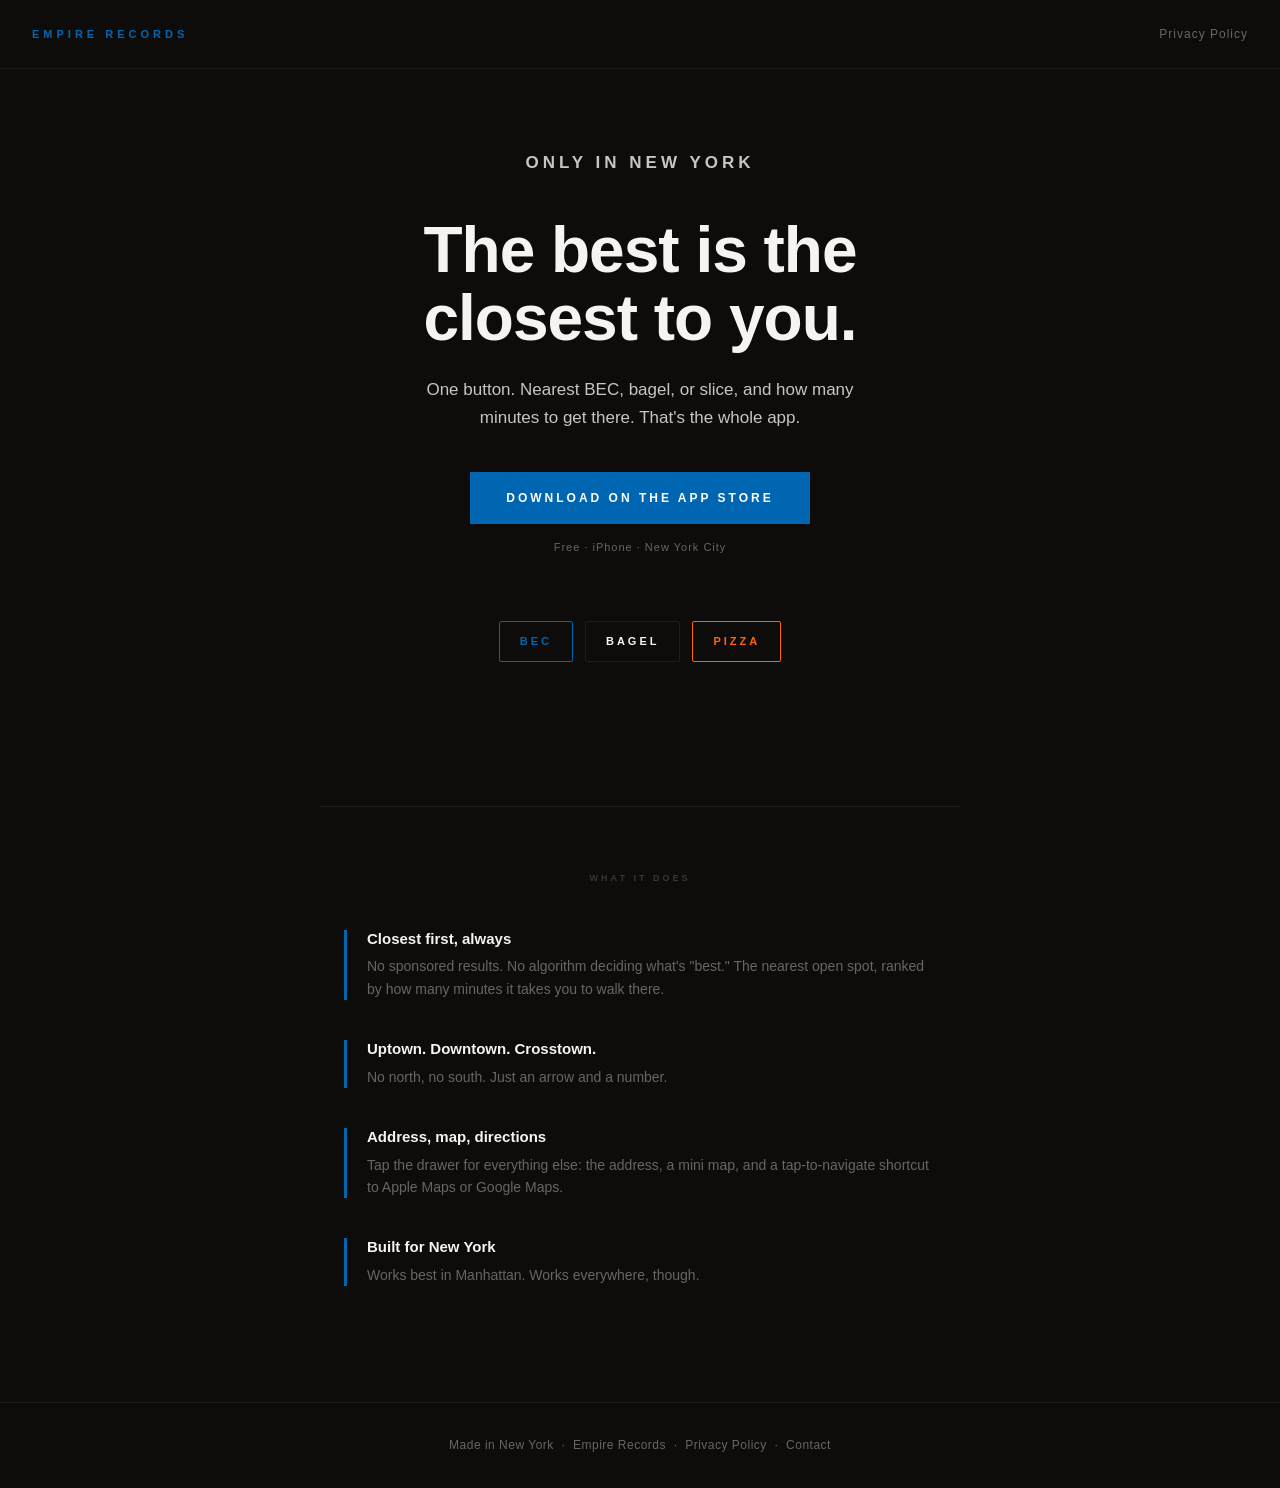
<file: baconeggcheese/index.html>
<!DOCTYPE html>
<html lang="en">
<head>
  <meta charset="UTF-8" />
  <meta name="viewport" content="width=device-width, initial-scale=1.0" />
  <title>Bacon Egg &amp; Cheese – NYC's Closest Bite</title>
  <meta name="description" content="Find the nearest BEC, bagel, or pizza slice to you right now. Built for New York City." />
  <style>
    :root {
      --bg:     #0e0c0a;
      --card:   #1a1714;
      --text:   #f5f4f2;
      --muted:  #6b6460;
      --dim:    #3a3630;
      --accent: #0066b2;
      --divider: rgba(255,255,255,0.07);
    }
    * { box-sizing: border-box; margin: 0; padding: 0; }
    body {
      background: var(--bg);
      color: var(--text);
      font-family: -apple-system, BlinkMacSystemFont, "Segoe UI", sans-serif;
      font-size: 16px;
      line-height: 1.7;
    }

    /* NAV */
    nav {
      display: flex;
      justify-content: space-between;
      align-items: center;
      padding: 24px 32px;
      border-bottom: 1px solid var(--divider);
    }
    .nav-logo {
      font-size: 11px;
      font-weight: 800;
      letter-spacing: 4px;
      text-transform: uppercase;
      color: var(--accent);
      text-decoration: none;
    }
    .nav-link {
      font-size: 12px;
      color: var(--muted);
      text-decoration: none;
      letter-spacing: 1px;
    }
    .nav-link:hover { color: var(--text); }
    .nav-links { display: flex; gap: 24px; align-items: center; }

    /* HERO */
    .hero {
      max-width: 640px;
      margin: 0 auto;
      padding: 80px 24px 64px;
      text-align: center;
    }
    .eyebrow {
      font-size: 11px;
      font-weight: 800;
      letter-spacing: 4px;
      text-transform: uppercase;
      color: var(--accent);
      margin-bottom: 20px;
    }
    .hero h1 {
      font-size: clamp(36px, 8vw, 64px);
      font-weight: 900;
      line-height: 1.05;
      letter-spacing: -1px;
      margin-bottom: 24px;
    }
    .hero p {
      font-size: 17px;
      color: #c8c4c0;
      max-width: 480px;
      margin: 0 auto 40px;
      line-height: 1.65;
    }

    /* CTA */
    .cta {
      display: inline-block;
      background: var(--accent);
      color: #fff;
      font-size: 12px;
      font-weight: 800;
      letter-spacing: 3px;
      text-transform: uppercase;
      text-decoration: none;
      padding: 16px 36px;
    }
    .cta:hover { opacity: 0.88; }
    .cta-sub {
      display: block;
      margin-top: 14px;
      font-size: 11px;
      color: var(--muted);
      letter-spacing: 1px;
    }

    /* DIVIDER */
    .section-rule {
      border: none;
      border-top: 1px solid var(--divider);
      margin: 64px auto;
      max-width: 640px;
    }

    /* FEATURES */
    .features {
      max-width: 640px;
      margin: 0 auto;
      padding: 0 24px 80px;
    }
    .features-label {
      font-size: 9px;
      font-weight: 700;
      letter-spacing: 3px;
      text-transform: uppercase;
      color: var(--dim);
      margin-bottom: 40px;
      text-align: center;
    }
    .feature {
      display: flex;
      gap: 20px;
      margin-bottom: 36px;
    }
    .feature-bar {
      width: 3px;
      background: var(--accent);
      flex-shrink: 0;
      margin-top: 4px;
    }
    .feature h3 {
      font-size: 15px;
      font-weight: 700;
      margin-bottom: 4px;
      color: var(--text);
    }
    .feature p {
      font-size: 14px;
      color: var(--muted);
      line-height: 1.6;
    }

    /* CATEGORIES */
    .categories {
      max-width: 640px;
      margin: 0 auto;
      padding: 0 24px 80px;
      display: flex;
      gap: 12px;
      justify-content: center;
      flex-wrap: wrap;
    }
    .cat {
      padding: 10px 20px;
      border: 1px solid var(--divider);
      border-radius: 2px;
      font-size: 11px;
      font-weight: 800;
      letter-spacing: 3px;
      text-transform: uppercase;
    }
    .cat-bec   { color: #0066b2; border-color: #0066b2; }
    .cat-bagel { color: var(--text); }
    .cat-pizza { color: #ff6600; border-color: #ff6600; }

    /* FOOTER */
    footer {
      border-top: 1px solid var(--divider);
      padding: 32px 24px;
      text-align: center;
    }
    footer p {
      font-size: 12px;
      color: var(--muted);
      letter-spacing: 0.5px;
    }
    footer a {
      color: var(--muted);
      text-decoration: none;
    }
    footer a:hover { color: var(--text); }
  </style>
</head>
<body>

  <nav>
    <a href="/" class="nav-logo">Empire Records</a>
    <div class="nav-links">
      <a href="https://yotamdror.github.io/bec-privacy/" class="nav-link">Privacy Policy</a>
    </div>
  </nav>

  <section class="hero">
    <p class="eyebrow">Only in New York</p>
    <h1>The best is the closest to you.</h1>
    <p>One button. Nearest BEC, bagel, or slice, and how many minutes to get there. That's the whole app.</p>
    <a href="https://apps.apple.com/us/app/bacon-egg-cheese/id6775608337" class="cta">Download on the App Store</a>
    <span class="cta-sub">Free · iPhone · New York City</span>
  </section>

  <div class="categories">
    <span class="cat cat-bec">BEC</span>
    <span class="cat cat-bagel">Bagel</span>
    <span class="cat cat-pizza">Pizza</span>
  </div>

  <hr class="section-rule" />

  <section class="features">
    <p class="features-label">What it does</p>

    <div class="feature">
      <div class="feature-bar"></div>
      <div>
        <h3>Closest first, always</h3>
        <p>No sponsored results. No algorithm deciding what's "best." The nearest open spot, ranked by how many minutes it takes you to walk there.</p>
      </div>
    </div>

    <div class="feature">
      <div class="feature-bar"></div>
      <div>
        <h3>Uptown. Downtown. Crosstown.</h3>
        <p>No north, no south. Just an arrow and a number.</p>
      </div>
    </div>

    <div class="feature">
      <div class="feature-bar"></div>
      <div>
        <h3>Address, map, directions</h3>
        <p>Tap the drawer for everything else: the address, a mini map, and a tap-to-navigate shortcut to Apple Maps or Google Maps.</p>
      </div>
    </div>

    <div class="feature">
      <div class="feature-bar"></div>
      <div>
        <h3>Built for New York</h3>
        <p>Works best in Manhattan. Works everywhere, though.</p>
      </div>
    </div>
  </section>

  <footer>
    <p>
      Made in New York &nbsp;·&nbsp;
      <a href="/">Empire Records</a> &nbsp;·&nbsp;
      <a href="https://yotamdror.github.io/bec-privacy/">Privacy Policy</a> &nbsp;·&nbsp;
      <a href="mailto:yotamedror@gmail.com">Contact</a>
    </p>
  </footer>

</body>
</html>
</file>
